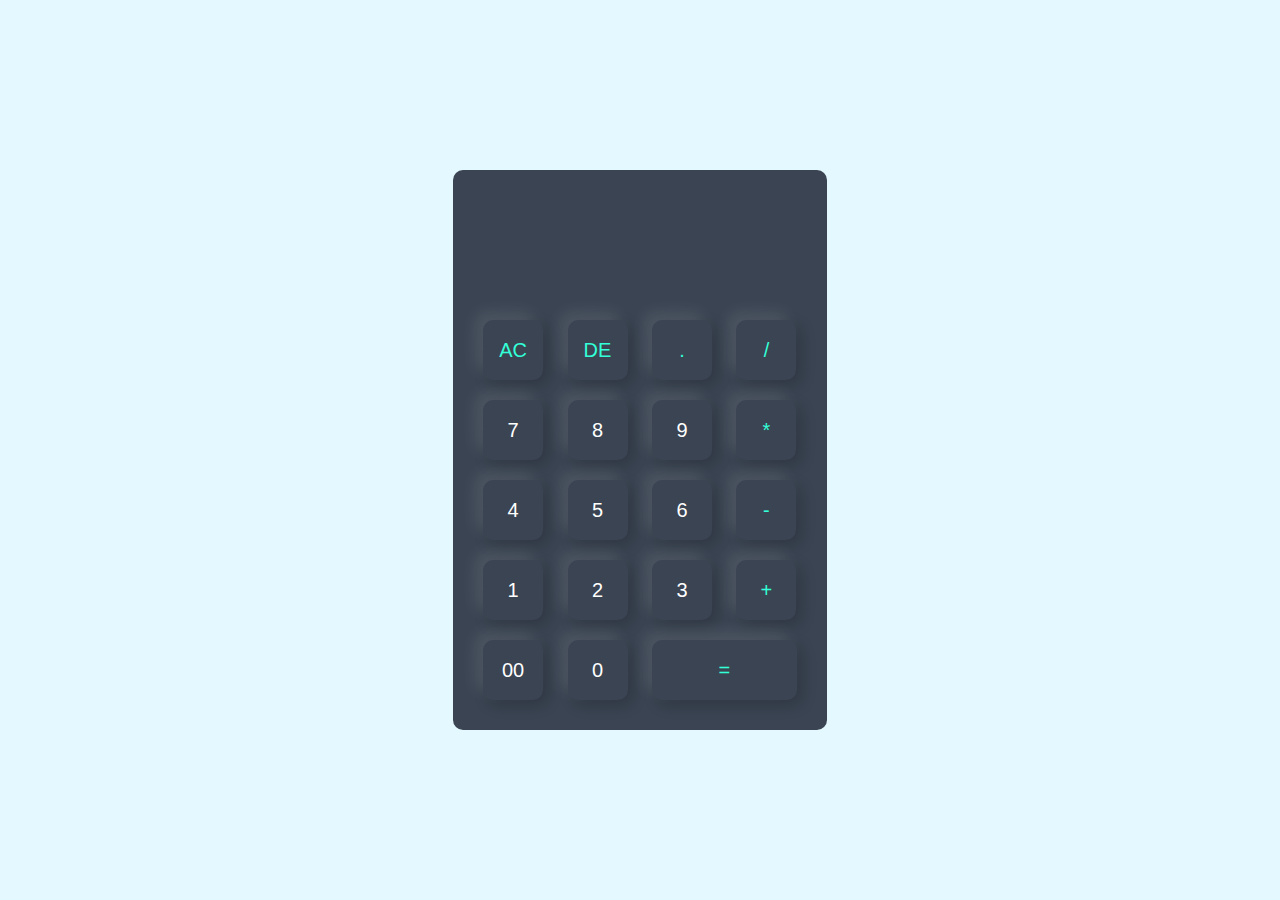
<file: Calculator Site/index.html>
<!DOCTYPE html>
<html>
<head>
    <meta name="viewport" content="width=device-width, initial-scale=1.0">
    <title>Calculator</title>
    <link rel="stylesheet" href="style.css">
</head>
<body>

<div class="container">
  <div class="calculator">
    <form>
      <div class="display">
        <input type="text" name="display">
      </div>
      <div>
        <input type="button" value="AC" onclick="display.value = '' " class="operator">
        <input type="button" value="DE" onclick="display.value =  display.value.toString().slice(0,-1)" class="operator">
        <input type="button" value="." onclick="display.value += '.' " class="operator">
        <input type="button" value="/" onclick="display.value += '/' " class="operator">
      </div>
      <div>
        <input type="button" value="7" onclick="display.value += '7' ">
        <input type="button" value="8" onclick="display.value += '8' ">
        <input type="button" value="9" onclick="display.value += '9' ">
        <input type="button" value="*" onclick="display.value += '*' " class="operator">
      </div>
      <div>
        <input type="button" value="4" onclick="display.value += '4' ">
        <input type="button" value="5" onclick="display.value += '5' ">
        <input type="button" value="6" onclick="display.value += '6' ">
        <input type="button" value="-" onclick="display.value += '-' " class="operator">
      </div>
      <div>
        <input type="button" value="1" onclick="display.value += '1' ">
        <input type="button" value="2" onclick="display.value += '2' ">
        <input type="button" value="3" onclick="display.value += '3' ">
        <input type="button" value="+" onclick="display.value += '+' " class="operator">
      </div>
      <div>
        <input type="button" value="00" onclick="display.value += '00' ">
        <input type="button" value="0" onclick="display.value += '0' ">
        <input type="button" value="=" onclick="display.value = eval(display.value)" class="equal operator">
       
      </div>
    </form>
  </div>
</div>


</body>
</html>
</file>
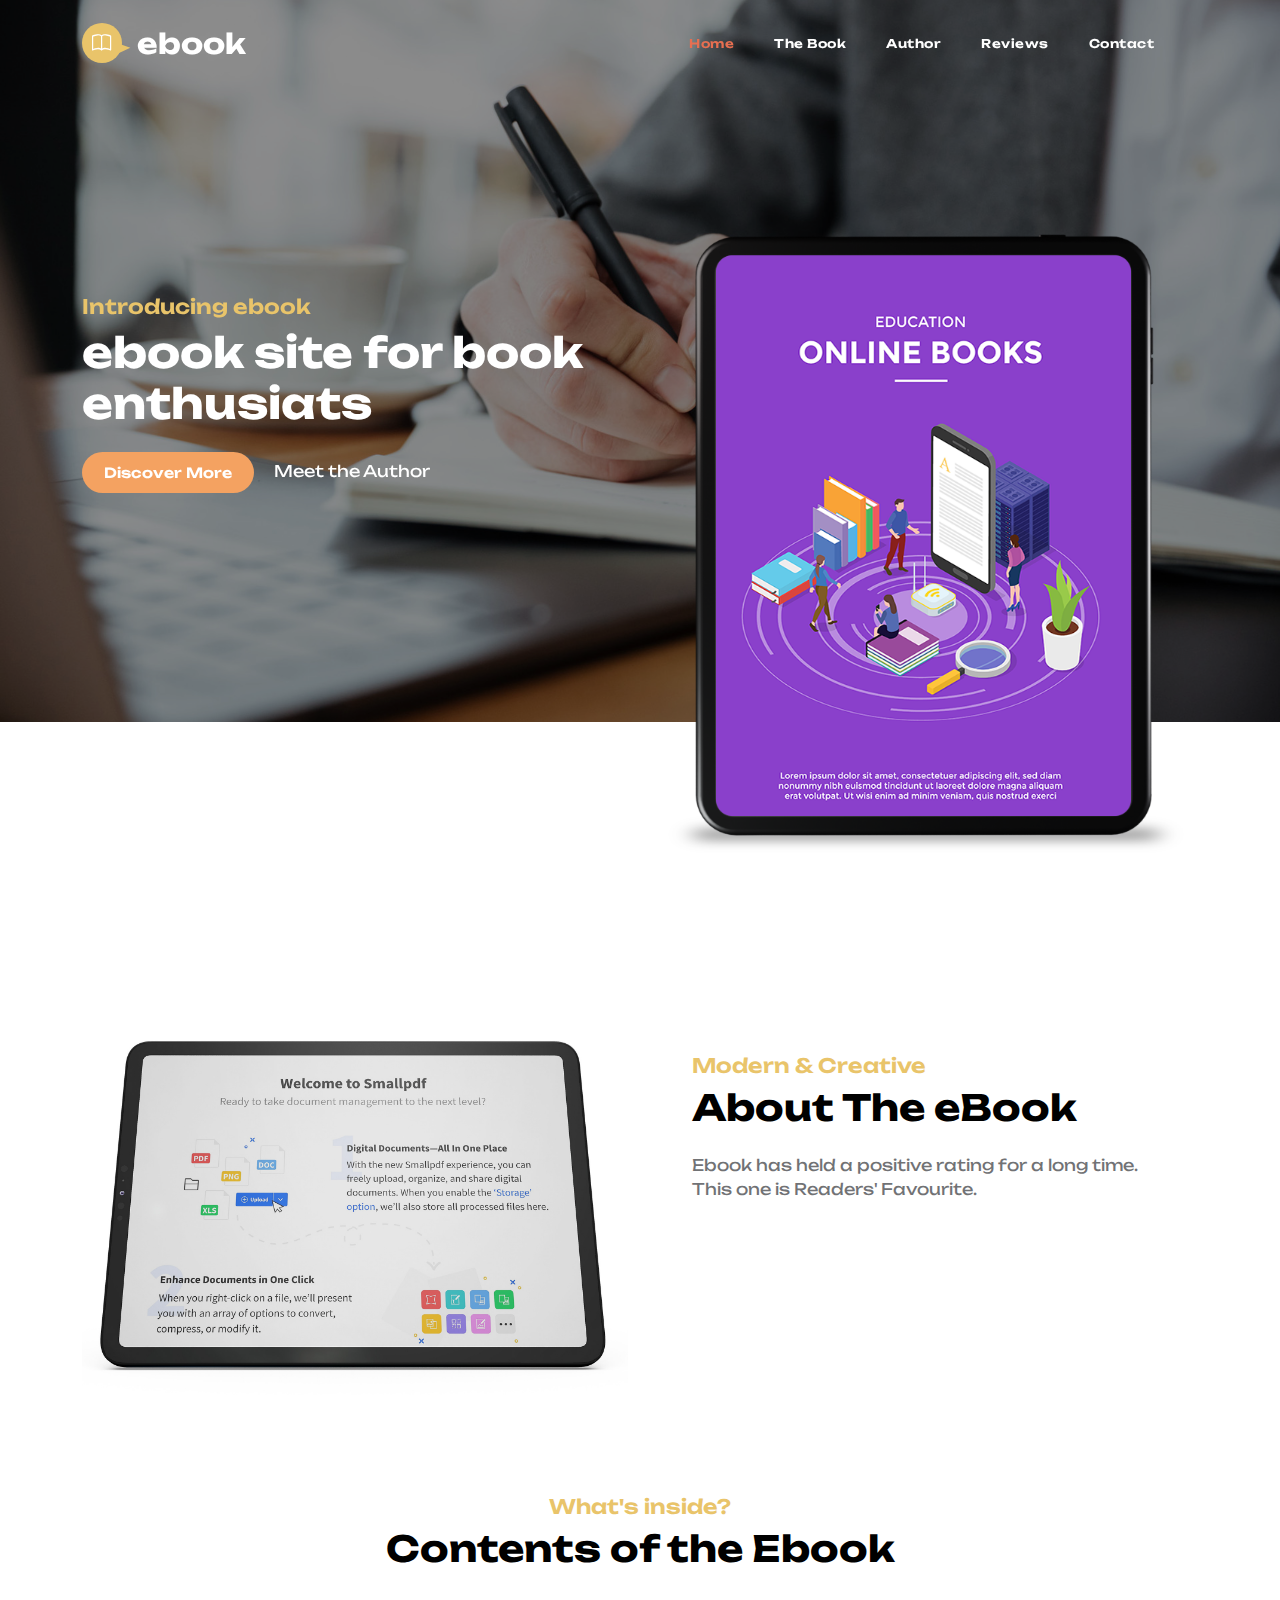
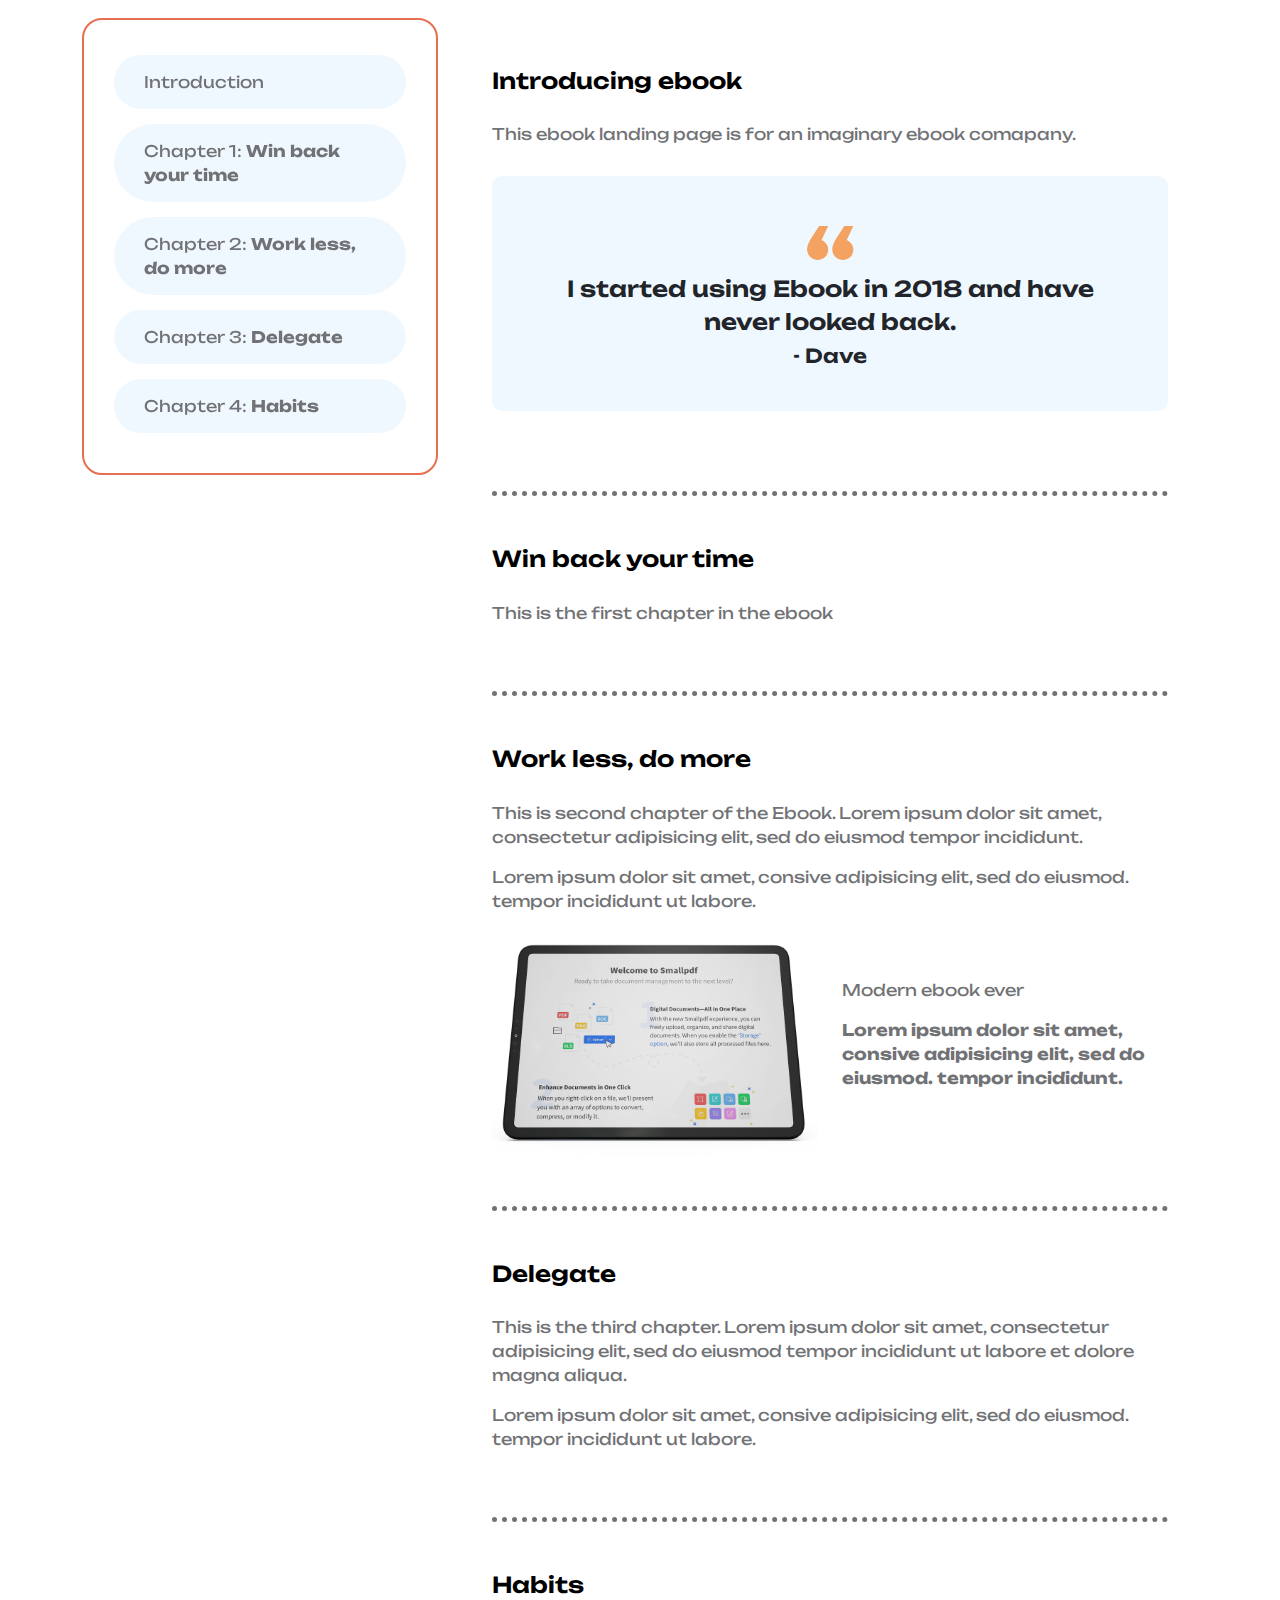
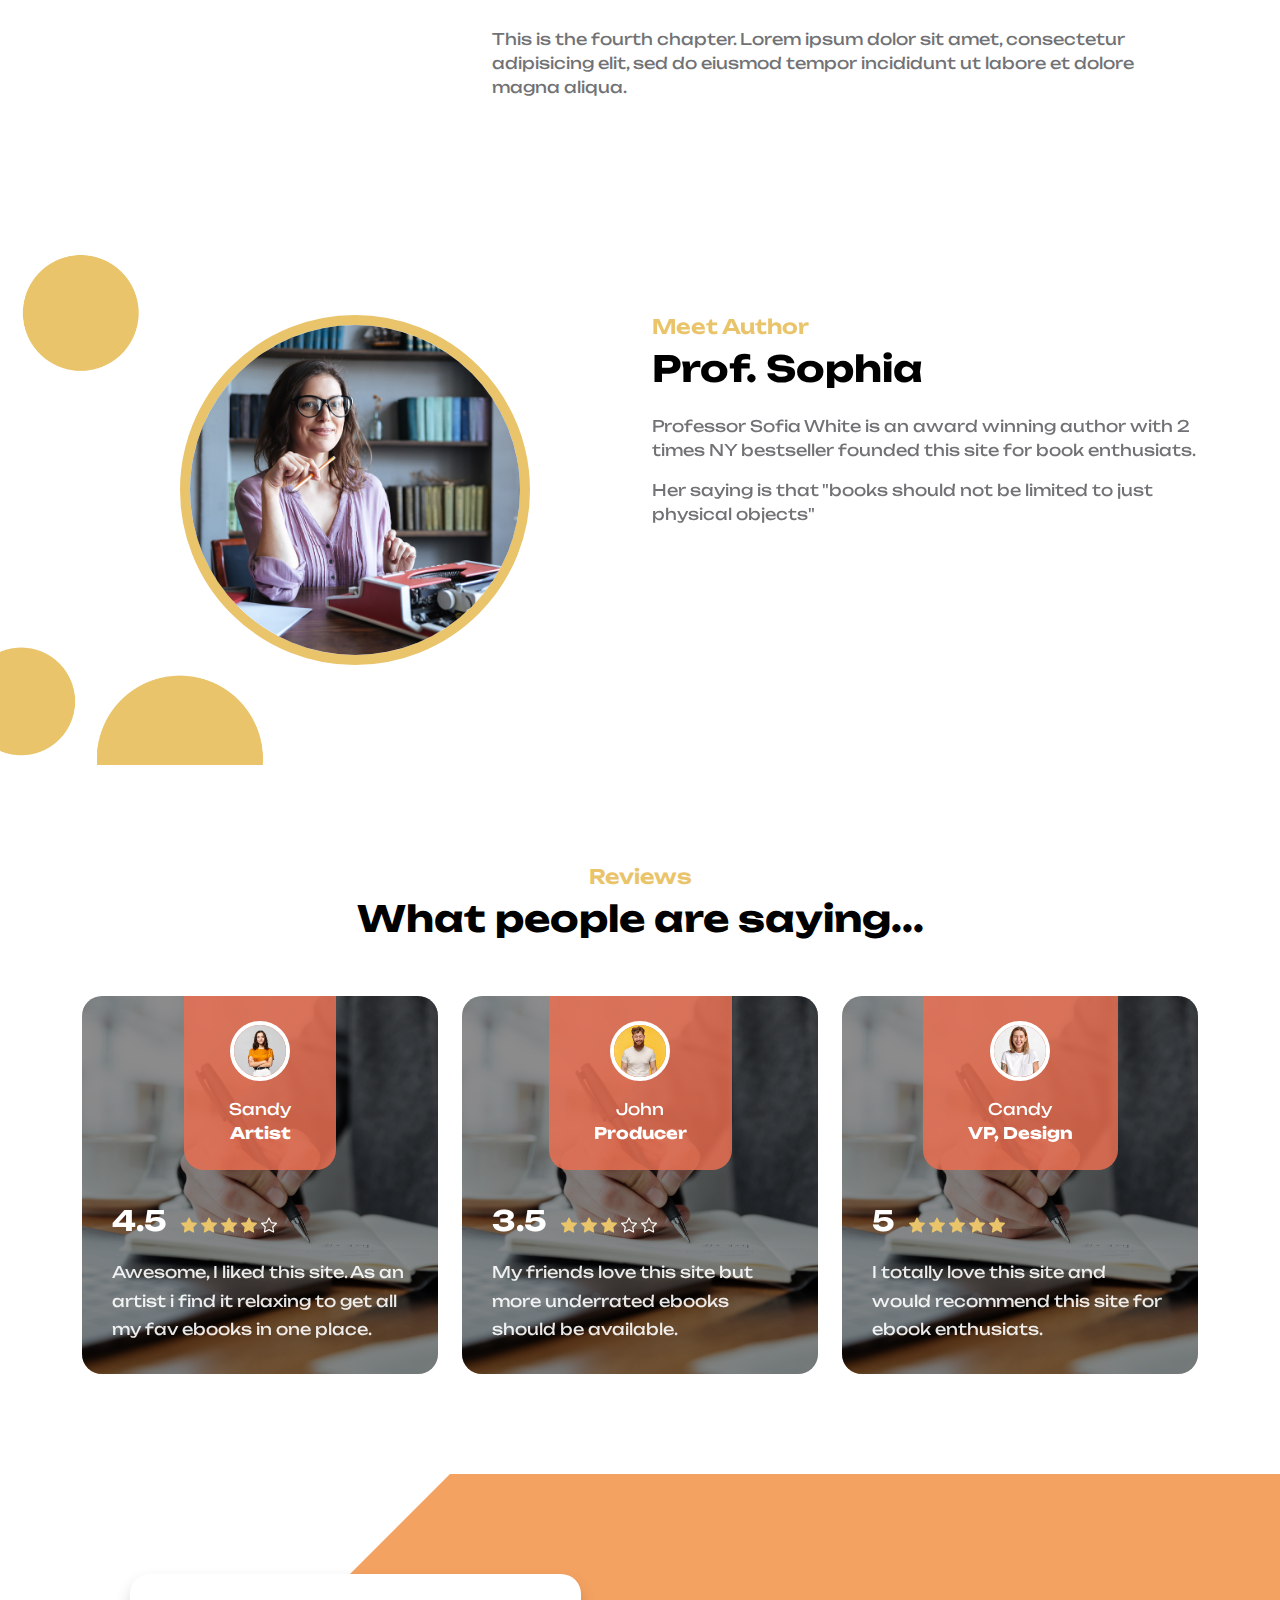
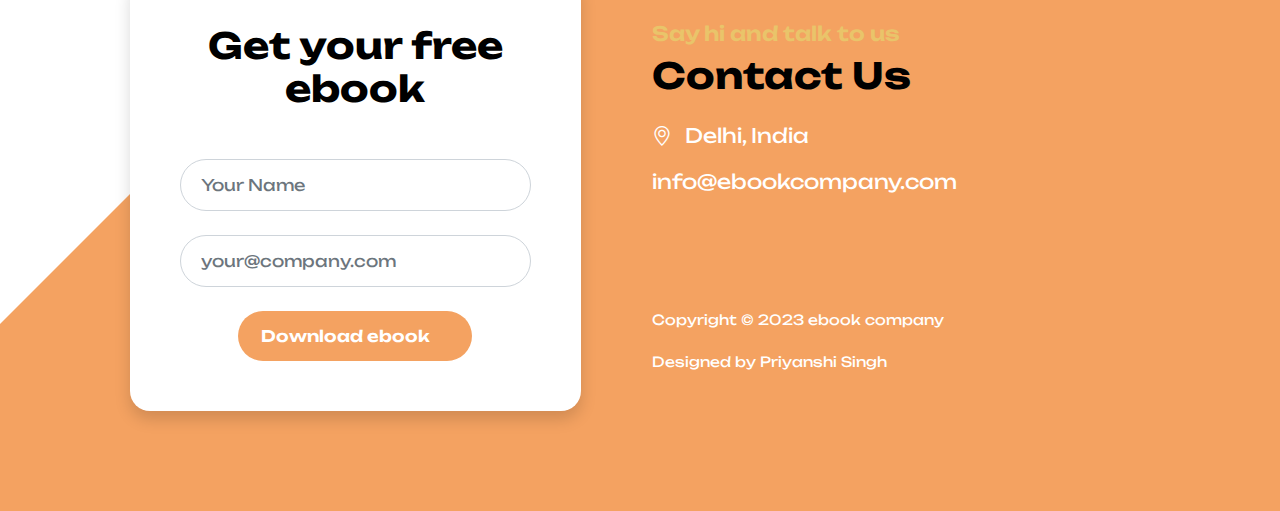
<file: Landing Page/index.html>
<!doctype html>
<html lang="en">
    <head>
        <meta charset="utf-8">
        <meta name="viewport" content="width=device-width, initial-scale=1">

        <meta name="description" content="">
        <meta name="author" content="">

        <title>Landing Page</title>

        <!-- CSS FILES -->        
        <link rel="preconnect" href="https://fonts.googleapis.com">
        
        <link rel="preconnect" href="https://fonts.gstatic.com" crossorigin>

        <link href="https://fonts.googleapis.com/css2?family=Unbounded:wght@300;400;600;700&display=swap" rel="stylesheet">

        <link href="css/bootstrap.min.css" rel="stylesheet">

        <link href="css/bootstrap-icons.css" rel="stylesheet">

        <link href="css/style.css" rel="stylesheet">
    </head>
    
    <body>

        <main>

            <nav class="navbar navbar-expand-lg">
                <div class="container">
                    <a class="navbar-brand" href="index.html">
                        <i class="navbar-brand-icon bi-book me-2"></i>
                        <span>ebook</span>
                    </a>
    
                    <button class="navbar-toggler" type="button" data-bs-toggle="collapse" data-bs-target="#navbarNav" aria-controls="navbarNav" aria-expanded="false" aria-label="Toggle navigation">
                        <span class="navbar-toggler-icon"></span>
                    </button>
    
                    <div class="collapse navbar-collapse" id="navbarNav">
                        <ul class="navbar-nav ms-lg-auto me-lg-4">
                            <li class="nav-item">
                                <a class="nav-link click-scroll" href="#section_1">Home</a>
                            </li>
    
                            <li class="nav-item">
                                <a class="nav-link click-scroll" href="#section_2">The Book</a>
                            </li>

                            <li class="nav-item">
                                <a class="nav-link click-scroll" href="#section_3">Author</a>
                            </li>

                            <li class="nav-item">
                                <a class="nav-link click-scroll" href="#section_4">Reviews</a>
                            </li>

                            <li class="nav-item">
                                <a class="nav-link click-scroll" href="#section_5">Contact</a>
                            </li>
                        </ul>
                    </div>
                </div>
            </nav>
            

            <section class="hero-section d-flex justify-content-center align-items-center" id="section_1">
                <div class="container">
                    <div class="row">

                        <div class="col-lg-6 col-12 mb-5 pb-5 pb-lg-0 mb-lg-0">

                            <h6>Introducing ebook</h6>

                            <h1 class="text-white mb-4">ebook site for book enthusiats</h1>

                            <a href="#section_2" class="btn custom-btn smoothscroll me-3">Discover More</a>

                            <a href="#section_3" class="link link--kale smoothscroll">Meet the Author</a>
                        </div>

                        <div class="hero-image-wrap col-lg-6 col-12 mt-3 mt-lg-0">
                            <img src="images/education-online-books.png" class="hero-image img-fluid" alt="education online books">
                        </div>

                    </div>
                </div>
            </section>

            <section class="py-lg-5"></section>
            <section class="py-lg-5"></section>

            <section class="book-section section-padding" id="section_2">
                <div class="container">
                    <div class="row">

                        <div class="col-lg-6 col-12">
                            <img src="images/tablet-screen-contents.jpg" class="img-fluid" alt="">
                        </div>

                        <div class="col-lg-6 col-12">
                            <div class="book-section-info">
                                <h6>Modern &amp; Creative</h6>


                                <h2 class="mb-4">About The eBook</h2>

                                <p>Ebook has held a positive rating for a long time. This one is Readers' Favourite.</p>
                            </div>
                        </div>

                    </div>
                </div>
            </section>


            <section>
                <div class="container">
                    <div class="row">

                        <div class="col-lg-12 col-12 text-center">
                            <h6>What's inside?</h6>

                            <h2 class="mb-5">Contents of the Ebook</h2>
                        </div>

                        <div class="col-lg-4 col-12">
                            <nav id="navbar-example3" class="h-100 flex-column align-items-stretch">
                                <nav class="nav nav-pills flex-column">
                                    <a class="nav-link smoothscroll" href="#item-1">Introduction</a>

                                    <a class="nav-link smoothscroll" href="#item-2">Chapter 1: <strong>Win back your time</strong></a>

                                    <a class="nav-link smoothscroll" href="#item-3">Chapter 2: <strong>Work less, do more</strong></a>

                                    <a class="nav-link smoothscroll" href="#item-4">Chapter 3: <strong>Delegate</strong></a>

                                    <a class="nav-link smoothscroll" href="#item-5">Chapter 4: <strong>Habits</strong></a>
                                </nav>
                            </nav>
                        </div>

                        <div class="col-lg-8 col-12">
                            <div data-bs-spy="scroll" data-bs-target="#navbar-example3" data-bs-smooth-scroll="true" class="scrollspy-example-2" tabindex="0">
                                <div class="scrollspy-example-item" id="item-1">
                                    <h5>Introducing ebook</h5>

                                    <p>This ebook landing page is for an imaginary ebook comapany.</p>

                                    <blockquote class="blockquote">I started using Ebook in 2018 and have never looked back. <br> <small>- Dave</small> </blockquote>
                                </div>

                                <div class="scrollspy-example-item" id="item-2">
                                    <h5>Win back your time</h5>

                                    <p>This is the first chapter in the ebook</p>
                                </div>

                                <div class="scrollspy-example-item" id="item-3">
                                    <h5>Work less, do more</h5>

                                    <p>This is second chapter of the Ebook. Lorem ipsum dolor sit amet, consectetur adipisicing elit, sed do eiusmod tempor incididunt.</p>

                                    <p>Lorem ipsum dolor sit amet, consive adipisicing elit, sed do eiusmod. tempor incididunt ut labore.</p>

                                    <div class="row align-items-center">
                                        <div class="col-lg-6 col-12">
                                            <img src="images/tablet-screen-contents.jpg" class="img-fluid" alt="">
                                        </div>

                                        <div class="col-lg-6 col-12">
                                            <p>Modern ebook ever</p>

                                            <p><strong>Lorem ipsum dolor sit amet, consive adipisicing elit, sed do eiusmod. tempor incididunt.</strong></p>
                                        </div>
                                    </div>
                                </div>

                                <div class="scrollspy-example-item" id="item-4">
                                    <h5>Delegate</h5>

                                    <p>This is the third chapter. Lorem ipsum dolor sit amet, consectetur adipisicing elit, sed do eiusmod tempor incididunt ut labore et dolore magna aliqua.</p>

                                    <p>Lorem ipsum dolor sit amet, consive adipisicing elit, sed do eiusmod. tempor incididunt ut labore.</p>
                                </div>

                                <div class="scrollspy-example-item" id="item-5">
                                    <h5>Habits</h5>

                                    <p>This is the fourth chapter. Lorem ipsum dolor sit amet, consectetur adipisicing elit, sed do eiusmod tempor incididunt ut labore et dolore magna aliqua.</p>

                                </div>
                            </div>
                        </div>

                    </div>
                </div>
            </section>


            <section class="author-section section-padding" id="section_3">
                <div class="container">
                    <div class="row">

                        <div class="col-lg-6 col-12">
                            <img src="images/portrait-mature-smiling-authoress-sitting-desk.jpg" class="author-image img-fluid" alt="">
                        </div>

                        <div class="col-lg-6 col-12 mt-5 mt-lg-0">
                            <h6>Meet Author</h6>

                            <h2 class="mb-4">Prof. Sophia</h2>

                            <p>Professor Sofia White is an award winning author with 2 times NY bestseller founded this site for book enthusiats.</p>

                            <p>Her saying is that "books should not be limited to just physical objects"</p>
                        </div>

                    </div>
                </div>
            </section>


            <section class="reviews-section section-padding" id="section_4">
                <div class="container">
                    <div class="row">

                        <div class="col-lg-12 col-12 text-center mb-5">
                            <h6>Reviews</h6>

                            <h2>What people are saying...</h2>
                        </div>

                        <div class="col-lg-4 col-12">
                            <div class="custom-block d-flex flex-wrap">
                                <div class="custom-block-image-wrap d-flex flex-column">
                                    <img src="images/avatar/portrait-beautiful-young-woman-standing-grey-wall.jpg" class="img-fluid avatar-image" alt="">

                                    <div class="text-center mt-3">
                                        <span class="text-white">Sandy</span>

                                        <strong class="d-block text-white">Artist</strong>
                                    </div>
                                </div>

                                <div class="custom-block-info">
                                    <div class="reviews-group mb-3">
                                        <strong>4.5</strong>

                                        <i class="bi-star-fill"></i>
                                        <i class="bi-star-fill"></i>
                                        <i class="bi-star-fill"></i>
                                        <i class="bi-star-fill"></i>
                                        <i class="bi-star"></i>
                                    </div>

                                    <p class="mb-0">Awesome, I liked this site. As an artist i find it relaxing to get all my fav ebooks in one place.</p>
                                </div>
                            </div>
                        </div>

                        <div class="col-lg-4 col-12 my-5 my-lg-0">
                            <div class="custom-block d-flex flex-wrap">
                                <div class="custom-block-image-wrap d-flex flex-column">
                                    <img src="images/avatar/portrait-young-redhead-bearded-male.jpg" class="img-fluid avatar-image avatar-image-left" alt="">

                                    <div class="text-center mt-3">
                                        <span class="text-white">John</span>

                                        <strong class="d-block text-white">Producer</strong>
                                    </div>
                                </div>

                                <div class="custom-block-info">
                                    <div class="reviews-group mb-3">
                                        <strong>3.5</strong>

                                        <i class="bi-star-fill"></i>
                                        <i class="bi-star-fill"></i>
                                        <i class="bi-star-fill"></i>
                                        <i class="bi-star"></i>
                                        <i class="bi-star"></i>
                                    </div>

                                    <p class="mb-0">My friends love this site but more underrated ebooks should be available.</p>
                                </div>
                            </div>
                        </div>

                        <div class="col-lg-4 col-12">
                            <div class="custom-block d-flex flex-wrap">
                                <div class="custom-block-image-wrap d-flex flex-column">
                                    <img src="images/avatar/pretty-blonde-woman.jpg" class="img-fluid avatar-image" alt="">

                                    <div class="text-center mt-3">
                                        <span class="text-white">Candy</span>

                                        <strong class="d-block text-white">VP, Design</strong>
                                    </div>
                                </div>

                                <div class="custom-block-info">
                                    <div class="reviews-group mb-3">
                                        <strong>5</strong>

                                        <i class="bi-star-fill"></i>
                                        <i class="bi-star-fill"></i>
                                        <i class="bi-star-fill"></i>
                                        <i class="bi-star-fill"></i>
                                        <i class="bi-star-fill"></i>
                                    </div>

                                    <p class="mb-0">I totally love this site and would recommend this site for ebook enthusiats.</p>
                                </div>
                            </div>
                        </div>

                    </div>
                </div>
            </section>


            <section class="contact-section section-padding" id="section_5">
                <div class="container">
                    <div class="row">

                        <div class="col-lg-5 col-12 mx-auto">
                            <form class="custom-form ebook-download-form bg-white shadow" action="#" method="post" role="form">
                                <div class="text-center mb-5">
                                    <h2 class="mb-1">Get your free ebook</h2>
                                </div>

                                <div class="ebook-download-form-body">
                                    <div class="input-group mb-4">
                                        <input type="text" name="ebook-form-name" id="ebook-form-name" class="form-control" aria-label="ebook-form-name" aria-describedby="basic-addon1" placeholder="Your Name" required>

                                        <span class="input-group-text" id="basic-addon1">
                                            <i class="custom-form-icon bi-person"></i>
                                        </span>
                                    </div>

                                    <div class="input-group mb-4">
                                        <input type="email" name="ebook-email" id="ebook-email" pattern="[^ @]*@[^ @]*" class="form-control" placeholder="your@company.com" aria-label="ebook-form-email" aria-describedby="basic-addon2" required="">

                                        <span class="input-group-text" id="basic-addon2">
                                            <i class="custom-form-icon bi-envelope"></i>
                                        </span>
                                    </div>

                                    <div class="col-lg-8 col-md-10 col-8 mx-auto">
                                        <button type="submit" class="form-control">Download ebook</button>
                                    </div>
                                </div>
                            </form>
                        </div>

                        <div class="col-lg-6 col-12">
                            <h6 class="mt-5">Say hi and talk to us</h6>

                            <h2 class="mb-4">Contact Us</h2>

                            <p class="mb-3">
                                <i class="bi-geo-alt me-2"></i>
                                Delhi, India
                            </p>

                            <p>
                                <a href="mailto:info@ebookcompany.com" class="contact-link">
                                    info@ebookcompany.com
                                </a>
                            </p>

                            <br>
                            <br>
                            <br>
                            <br>

                            <p class="copyright-text">Copyright © 2023 ebook company
                            <br><br>Designed by Priyanshi Singh</p>
                        </div>

                    </div>
                </div>
            </section>
        </main>

        <!-- JAVASCRIPT FILES -->
        <script src="js/jquery.min.js"></script>
        <script src="js/bootstrap.bundle.min.js"></script>
        <script src="js/jquery.sticky.js"></script>
        <script src="js/click-scroll.js"></script>
        <script src="js/custom.js"></script>

    </body>
</html>
</file>
<file: Calculator Site/style.css>
*{
    margin: 0;
    padding: 0;
    font-family: 'Poppins', sans-serif;
    box-sizing: border-box;
}


.container{
    width: 100%;
    height: 100vh;
    background: #e3f9ff;
    display: flex;
    align-items: center;
    justify-content: center;
}
.calculator{
    background: #3a4452;
    padding: 20px;
    border-radius: 10px;
}
.calculator form input{
    border: 0;
    outline: 0;
    width: 60px;
    height: 60px;
    border-radius: 10px;
    box-shadow: -8px -8px 15px rgba(255, 255, 255, 0.1),5px 5px 15px rgba(0, 0, 0, 0.2);
    background: transparent;
    font-size: 20px;
    color: #fff;
    cursor: pointer;
    margin: 10px;
}

form .display{
    display: flex;
    justify-content: flex-end;
    margin: 20px 0;
}
form .display input{
    text-align: right;
    flex: 1;
    font-size: 45px;
    box-shadow: none;
}
form input.equal{
    width: 145px;
}



form input.operator{
    color: #33ffd8;
}
</file>
<file: Landing Page/css/style.css>
/*

TemplateMo 588 ebook landing

https://templatemo.com/tm-588-ebook-landing

*/

/*---------------------------------------
  CUSTOM PROPERTIES ( VARIABLES )             
-----------------------------------------*/
:root {
  --white-color:                  #ffffff;
  --primary-color:                #E76F51;
  --secondary-color:              #E9C46A;
  --section-bg-color:             #f0f8ff;
  --custom-btn-bg-color:          #F4A261;
  --custom-btn-bg-hover-color:    #E76F51;
  --dark-color:                   #000000;
  --p-color:                      #717275;
  --link-hover-color:             #E76F51;

  --body-font-family:             'Unbounded', sans-serif;

  --h1-font-size:                 42px;
  --h2-font-size:                 36px;
  --h3-font-size:                 28px;
  --h4-font-size:                 24px;
  --h5-font-size:                 22px;
  --h6-font-size:                 20px;
  --p-font-size:                  16px;
  --menu-font-size:               12px;
  --btn-font-size:                14px;
  --copyright-font-size:          14px;

  --border-radius-large:          100px;
  --border-radius-medium:         20px;
  --border-radius-small:          10px;

  --font-weight-light:            300;
  --font-weight-normal:           400;
  --font-weight-semibold:         600;
  --font-weight-bold:             700;
}

body {
  background-color: var(--white-color);
  font-family: var(--body-font-family); 
}


/*---------------------------------------
  TYPOGRAPHY               
-----------------------------------------*/

h2,
h3,
h4,
h5,
h6 {
  color: var(--dark-color);
}

h1,
h2,
h3,
h4,
h5,
h6 {
  font-weight: var(--font-weight-semibold);
}

h1 {
  font-size: var(--h1-font-size);
  font-weight: var(--font-weight-bold);
}

h2 {
  font-size: var(--h2-font-size);
  font-weight: var(--font-weight-bold);
}

h3 {
  font-size: var(--h3-font-size);
}

h4 {
  font-size: var(--h4-font-size);
}

h5 {
  font-size: var(--h5-font-size);
}

h6 {
  color: var(--secondary-color);
  font-size: var(--h6-font-size);
}

p {
  color: var(--p-color);
  font-size: var(--p-font-size);
  font-weight: var(--font-weight-normal);
}

ul li {
  color: var(--p-color);
  font-size: var(--p-font-size);
  font-weight: var(--font-weight-normal);
}

a, 
button {
  touch-action: manipulation;
  transition: all 0.3s;
}

a {
  display: inline-block;
  color: var(--primary-color);
  text-decoration: none;
}

a:hover {
  color: var(--link-hover-color);
}

b,
strong {
  font-weight: var(--font-weight-bold);
}


/*---------------------------------------
  SECTION               
-----------------------------------------*/
.section-padding {
  padding-top: 100px;
  padding-bottom: 100px;
}

::selection {
  background-color: var(--secondary-color);
  color: var(--white-color);
}


/*---------------------------------------
  AVATAR IMAGE               
-----------------------------------------*/
.avatar-image {
  border: 4px solid var(--white-color);
  border-radius: 100px;
  width: 60px;
  height: 60px;
  object-fit: cover;
}

.avatar-image-left {
  position: relative;
  left: -10px;
}

.avatar-image-left + .avatar-image-left {
  left: -20px;
}

.avatar-image-left + .avatar-image-left + .avatar-image-left {
  left: -30px;
}

.avatar-image-left + .avatar-image-left + .avatar-image-left + .avatar-image-left {
  left: -40px;
}

.avatar-group,
.reviews-group {
  position: relative;
  z-index: 22;
}

.reviews-group {
  display: inline-block;
  vertical-align: top;
}

.reviews-group strong {
  font-size: var(--h3-font-size);
  margin-right: 10px;
}


/*---------------------------------------
  CUSTOM LINK              
-----------------------------------------*/
.link {
  cursor: pointer;
  position: relative;
  white-space: nowrap;
  color: var(--white-color);
}

.link::before,
.link::after {
  position: absolute;
  width: 100%;
  height: 1px;
  background: currentColor;
  top: 100%;
  left: 0;
  pointer-events: none;
}

.link::before {
  content: '';
}

.link--kale::before {
  height: 10px;
  top: 100%;
  opacity: 0;
}

.link--kale:hover::before {
  opacity: 1;
  animation: lineUp 0.3s ease forwards;
}

@keyframes lineUp {
    0% {
      transform-origin: 50% 100%;
      transform: scale3d(1, 0.045, 1);
    }

    50% {
      transform-origin: 50% 100%;
      transform: scale3d(1, 1, 1);
    }

    51% {
      transform-origin: 50% 0%;
      transform: scale3d(1, 1, 1);
    }

    100% {
      transform-origin: 50% 0%;
      transform: scale3d(1, 0.045, 1);
    }
}

.link--kale::after {
    content: '';
    transition: opacity 0.3s;
    opacity: 0;
    transition-delay: 0s;
}

.link--kale:hover::after {
    opacity: 1;
    transition-delay: 0.3s;
}


/*---------------------------------------
  CUSTOM BUTTON               
-----------------------------------------*/
.custom-btn {
  background: var(--custom-btn-bg-color);
  border: 2px solid transparent;
  border-radius: var(--border-radius-large);
  color: var(--white-color);
  font-size: var(--btn-font-size);
  font-weight: var(--font-weight-semibold);
  line-height: normal;
  transition: all 0.3s;
  padding: 10px 20px;
}

.custom-btn:hover {
  background: var(--custom-btn-bg-hover-color);
  color: var(--white-color);
}

.custom-border-btn {
  background: transparent;
  border: 2px solid var(--custom-btn-bg-color);
  color: var(--custom-btn-bg-color);
}

.custom-border-btn:hover {
  background: var(--custom-btn-bg-color);
  border-color: transparent;
  color: var(--white-color);
}

.custom-btn-bg-white {
  border-color: var(--white-color);
  color: var(--white-color);
}

.btn-naira {
  padding: 0;
  position: relative;
  z-index: 1;
  overflow: hidden;
  -webkit-backface-visibility: hidden;
  -webkit-transition: background-color 0.3s;
  transition: background-color 0.3s;
}

.btn-naira::before {
  content: '';
  position: absolute;
  left: -50%;
  width: 200%;
  height: 200%;
  background: var(--primary-color);
  top: -50%;
  z-index: -1;
  -webkit-transform: translate3d(0, -100%, 0) rotate3d(0, 0, 1, -10deg);
  transform: translate3d(0, -100%, 0) rotate3d(0, 0, 1, -10deg);
}

.btn-naira.btn-inverted::before {
  background: var(--primary-color);
}

.btn-naira > span {
  display: block;
  vertical-align: middle;
}

.btn-naira .btn-icon {
  position: absolute;
  top: 0;
  width: 100%;
  left: 0;
  color: var(--white-color);
  -webkit-transform: translate3d(0, -100%, 0);
  transform: translate3d(0, -100%, 0);
}

.btn-naira > span,
.btn-naira .btn-icon {
  padding: 10px 20px;
  -webkit-transition: -webkit-transform 0.3s;
  transition: transform 0.3s;
  -webkit-transition-timing-function: cubic-bezier(0.75, 0, 0.125, 1);
  transition-timing-function: cubic-bezier(0.75, 0, 0.125, 1);
}

.btn-naira:hover::before {
  -webkit-animation: anim-naira-1 0.3s forwards ease-in;
  animation: anim-naira-1 0.3s forwards ease-in;
}

@-webkit-keyframes anim-naira-1 {
  50% {
    -webkit-transform: translate3d(0, -50%, 0) rotate3d(0, 0, 1, -10deg);
    transform: translate3d(0, -50%, 0) rotate3d(0, 0, 1, -10deg);
    -webkit-animation-timing-function: ease-out;
    animation-timing-function: ease-out;
  }
  100% {
    -webkit-transform: translate3d(0, 0%, 0) rotate3d(0, 0, 1, 0deg);
    transform: translate3d(0, 0%, 0) rotate3d(0, 0, 1, 0deg);
  }
}

@keyframes anim-naira-1 {
  50% {
    -webkit-transform: translate3d(0, -50%, 0) rotate3d(0, 0, 1, -10deg);
    transform: translate3d(0, -50%, 0) rotate3d(0, 0, 1, -10deg);
    -webkit-animation-timing-function: ease-out;
    animation-timing-function: ease-out;
  }
  100% {
    -webkit-transform: translate3d(0, 0%, 0) rotate3d(0, 0, 1, 0deg);
    transform: translate3d(0, 0%, 0) rotate3d(0, 0, 1, 0deg);
  }
}

.btn-naira:hover {
  background-color: var(--primary-color);
  -webkit-transition: background-color 0s 0.3s;
  transition: background-color 0s 0.3s;
}

.btn-naira.btn-inverted:hover {
  background-color: var(--primary-color);
}

.btn-naira:hover .btn-icon {
  -webkit-transform: translate3d(0, 0, 0);
  transform: translate3d(0, 0, 0);
}

.btn-naira:hover > span {
  opacity: 0;
  -webkit-transform: translate3d(0, 100%, 0);
  transform: translate3d(0, 100%, 0);
}


/*---------------------------------------
  NAVIGATION              
-----------------------------------------*/
.sticky-wrapper {
  position: absolute;
  top: 0;
  right: 0;
  left: 0;
}

.sticky-wrapper.is-sticky .navbar {
  background-color: rgba(0, 0, 0, 0.85);
}

.navbar {
  background: transparent;
  z-index: 99;
  padding-top: 15px;
  padding-bottom: 15px;
}

.navbar-brand,
.navbar-brand:hover {
  font-size: var(--h3-font-size);
  font-weight: var(--font-weight-bold);
  display: block;
  color: var(--white-color);
}

.navbar-brand-icon {
  background: var(--secondary-color);
  border-radius: var(--border-radius-large);
  display: inline-block;
  vertical-align: top;
  color: var(--white-color);
  font-size: var(--h6-font-size);
  width: 40px;
  height: 40px;
  line-height: 40px;
  text-align: center;
  position: relative;
}

.navbar-brand-icon::after {
  content: "";
  position: absolute;
  z-index: -1;
  top: 10px;
  right: -5px;
  width: 0;
  height: 0;
  border-style: solid;
  border-width: 0 0 20px 20px;
  border-color: transparent transparent var(--secondary-color) transparent;
  pointer-events: none;
  transform: rotate(65deg);
}

.navbar-expand-lg .navbar-nav .nav-link {
  border-radius: var(--border-radius-large);
  margin: 10px;
  padding: 10px;
}

.navbar-nav .nav-link {
  display: inline-block;
  color: var(--white-color);
  font-size: var(--menu-font-size);
  font-weight: var(--font-weight-semibold);
  letter-spacing: 0.5px;
  position: relative;
  padding-top: 15px;
  padding-bottom: 15px;
}

.navbar-nav .nav-link.active, 
.navbar-nav .nav-link:hover {
  color: var(--primary-color);
}

.navbar-toggler {
  border: 0;
  padding: 0;
  cursor: pointer;
  margin: 0;
  width: 30px;
  height: 35px;
  outline: none;
}

.navbar-toggler:focus {
  outline: none;
  box-shadow: none;
}

.navbar-toggler[aria-expanded="true"] .navbar-toggler-icon {
  background: transparent;
}

.navbar-toggler[aria-expanded="true"] .navbar-toggler-icon:before,
.navbar-toggler[aria-expanded="true"] .navbar-toggler-icon:after {
  transition: top 300ms 50ms ease, -webkit-transform 300ms 350ms ease;
  transition: top 300ms 50ms ease, transform 300ms 350ms ease;
  transition: top 300ms 50ms ease, transform 300ms 350ms ease, -webkit-transform 300ms 350ms ease;
  top: 0;
}

.navbar-toggler[aria-expanded="true"] .navbar-toggler-icon:before {
  transform: rotate(45deg);
}

.navbar-toggler[aria-expanded="true"] .navbar-toggler-icon:after {
  transform: rotate(-45deg);
}

.navbar-toggler .navbar-toggler-icon {
  background: var(--white-color);
  transition: background 10ms 300ms ease;
  display: block;
  width: 30px;
  height: 2px;
  position: relative;
}

.navbar-toggler .navbar-toggler-icon:before,
.navbar-toggler .navbar-toggler-icon:after {
  transition: top 300ms 350ms ease, -webkit-transform 300ms 50ms ease;
  transition: top 300ms 350ms ease, transform 300ms 50ms ease;
  transition: top 300ms 350ms ease, transform 300ms 50ms ease, -webkit-transform 300ms 50ms ease;
  position: absolute;
  right: 0;
  left: 0;
  background: var(--white-color);
  width: 30px;
  height: 2px;
  content: '';
}

.navbar-toggler .navbar-toggler-icon::before {
  top: -8px;
}

.navbar-toggler .navbar-toggler-icon::after {
  top: 8px;
}


/*---------------------------------------
  HERO        
-----------------------------------------*/
.hero-section {
  background-image: url('../images/businessman-sitting-by-table-cafe.jpg');
  background-repeat: no-repeat;
  background-size: cover;
  background-position: center;
  position: relative;
  padding-top: 50px;
}

.hero-section::after {
  content: "";
  position: absolute;
  top: 0;
  right: 0;
  bottom: 0;
  left: 0;
  pointer-events: none;
  background-color: rgba(0, 0, 0, 0.45);
}

.hero-section .row {
  position: relative;
  z-index: 22;
  top: 100px;
}

.hero-image {
  position: relative;
  z-index: 2;
  bottom: 100px;
  display: block;
  margin: auto;
}

@media screen and (min-width: 991px) {
  .hero-section {
    height: calc(90vh - 88px);
    padding-top: 350px;
  }
}


/*---------------------------------------
  FEATURED              
-----------------------------------------*/
.featured-section {
  background-color: var(--custom-btn-bg-color);
  position: relative;
  padding-top: 50px;
  padding-bottom: 50px;
}

.featured-section::after {
  content: "";
  position: absolute;
  bottom: 0;
  right: 0;
  width: 0;
  height: 0;
  border-style: solid;
  border-width: 0 0 450px 450px;
  border-color: transparent transparent var(--white-color) transparent;
  pointer-events: none;
}


/*---------------------------------------
  CUSTOM BLOCK              
-----------------------------------------*/
.custom-block {
  background-image: url('../images/businessman-sitting-by-table-cafe.jpg');
  background-repeat: no-repeat;
  background-size: cover;
  background-position: center;
  border-radius: var(--border-radius-medium);
  position: relative;
  overflow: hidden;
}

.custom-block::after {
  content: "";
  position: absolute;
  top: 0;
  right: 0;
  bottom: 0;
  left: 0;
  pointer-events: none;
  background-color: rgba(0, 0, 0, 0.45);
}

.custom-block .avatar-image {
  min-width: 60px;
  margin: auto;
  left: 0;
}

.custom-block .bi-star {
  color: var(--white-color);
}

.custom-block .bi-star-fill {
  color: var(--secondary-color);
}

.custom-block-image-wrap {
  background-color: rgba(231, 111, 81, 0.85);
  border-radius: 0 0 var(--border-radius-medium) var(--border-radius-medium);
  position: relative;
  z-index: 2;
  overflow: hidden;
  margin: auto;
  padding: 25px 45px;
}

.custom-block-info {
  position: relative;
  z-index: 2;
  padding: 30px;
}

.custom-block-info strong,
.custom-block-info p {
  color: var(--white-color);
}

.custom-block-info p {
  color: rgba(255, 255, 255, 0.9);
  line-height: 1.8;
}


/*---------------------------------------
  THE BOOK SECTION            
-----------------------------------------*/
.book-section-info {
  padding-top: 40px;
  padding-right: 40px;
  padding-left: 40px;
}

.nav-pills {
  border: 2px solid var(--primary-color);
  border-radius: var(--border-radius-medium);
  position: sticky;
  top: 120px;
  padding: 30px;
}

.nav-pills .nav-link {
  background: var(--section-bg-color);
  color: var(--p-color);
  border-radius: var(--border-radius-large);
  margin-top: 5px;
  margin-bottom: 10px;
  padding: 15px 30px;
}

.nav-pills .nav-link:hover,
.nav-pills .nav-link.active, 
.nav-pills .show>.nav-link {
  background: var(--primary-color);
  color: var(--white-color);
}

.scrollspy-example-2 {
  padding-right: 30px;
  padding-left: 30px;
}

.scrollspy-example-item {
  border-bottom: 5px dotted var(--p-color);
  min-height: 200px;
  padding-top: 20px;
  padding-bottom: 50px;
}

.scrollspy-example-item:last-child {
  border-bottom: 0;
}

.scrollspy-example-item-image {
  border-radius: var(--border-radius-medium);
}

.scrollspy-example-item h5 {
  padding-top: 30px;
  padding-bottom: 20px;
}

.blockquote {
  background: var(--section-bg-color);
  border-radius: var(--border-radius-small);
  font-size: var(--h5-font-size);
  font-weight: var(--font-weight-semibold);
  color: var(--site-footer-bg-color);
  margin-top: 30px;
  margin-bottom: 30px;
  padding: 80px 40px 40px 40px;
  text-align: center;
}

.blockquote::before {
  content: "“";
  color: var(--custom-btn-bg-color);
  font-size: 100px;
  line-height: 1rem;
  display: block;
}


/*---------------------------------------
  AUTHOR SECTION            
-----------------------------------------*/
.author-section {
  background-image: url('../images/circle-scatter-haikei.png');
  background-repeat: no-repeat;
  background-size: contain;
  background-position: left bottom;
  position: relative;
  margin-top: 50px;
}

.author-image {
  border: 10px solid var(--secondary-color);
  border-radius: 100%;
  display: block;
  margin: auto;
  width: 350px;
  height: 350px;
  object-fit: cover;
}


/*---------------------------------------
  DIVIDER SECTION               
-----------------------------------------*/
.divider-section {
  background-image: url('../images/wave-haikei.png');
  background-repeat: no-repeat;
  background-size: cover;
  background-position: center;
}


/*---------------------------------------
  CONTACT               
-----------------------------------------*/
.contact-section {
  background: var(--custom-btn-bg-color);
  position: relative;
  overflow: hidden;
}

.contact-section::before {
  content: "";
  position: absolute;
  top: 0;
  left: 0;
  width: 0;
  height: 0;
  border-style: solid;
  border-width: 450px 450px 0 0;
  border-color: var(--white-color) transparent transparent;
  pointer-events: none;
}

.contact-section .container {
  position: relative;
}

.contact-section p {
  color: var(--white-color);
  font-size: var(--h6-font-size);
}

.contact-link {
  color: var(--white-color);
}

.contact-section .copyright-text {
  font-size: var(--copyright-font-size);
}


/*---------------------------------------
  EBOOK DOWNLOAD FORM               
-----------------------------------------*/
.ebook-download-form {
  border-radius: var(--border-radius-medium);
  position: relative;
  z-index: 2;
  padding: 50px;
}


/*---------------------------------------
  CUSTOM FORM               
-----------------------------------------*/
.custom-form .form-control {
  border-radius: var(--border-radius-large);
  box-shadow: none;
  color: var(--p-color);
  padding-top: 13px;
  padding-bottom: 13px;
  padding-right: 40px;
  padding-left: 20px;
  outline: none;
}

.custom-form .form-control:focus,
.custom-form .form-control:hover {
  border-color: var(--primary-color);
}

.custom-form .form-control:focus + .input-group-text .custom-form-icon,
.custom-form .form-control:hover + .input-group-text .custom-form-icon {
  opacity: 1;
}

.custom-form .input-group-text {
  background: transparent;
  border: 0;
  border-radius: 0;
  position: absolute;
  top: 0;
  right: 0;
  bottom: 0;
  margin: 10px;
}

.custom-form-icon {
  position: relative;
  z-index: 22;
  opacity: 0;
  transition: opacity 0.3s ease;
}

.input-group:not(.has-validation)>.dropdown-toggle:nth-last-child(n+3), .input-group:not(.has-validation)>.form-floating:not(:last-child)>.form-control, .input-group:not(.has-validation)>.form-floating:not(:last-child)>.form-select, .input-group:not(.has-validation)>:not(:last-child):not(.dropdown-toggle):not(.dropdown-menu):not(.form-floating) {
  border-radius: var(--border-radius-large);
}

.custom-form button[type="submit"] {
  background: var(--custom-btn-bg-color);
  border: none;
  border-radius: var(--border-radius-large);
  color: var(--white-color);
  font-size: var(--p-font-size);
  font-weight: var(--font-weight-semibold);
  transition: all 0.3s;
  margin-bottom: 0;
}

.custom-form button[type="submit"]:hover,
.custom-form button[type="submit"]:focus {
  background: var(--custom-btn-bg-hover-color);
  border-color: transparent;
}


/*---------------------------------------
  SOCIAL ICON               
-----------------------------------------*/
.social-icon {
  margin: 0;
  padding: 0;
}

.social-icon-item {
  list-style: none;
  display: inline-block;
  vertical-align: top;
}

.social-icon-link {
  background: var(--secondary-color);
  border-radius: var(--border-radius-large);
  color: var(--white-color);
  font-size: var(--copyright-font-size);
  display: block;
  margin-right: 10px;
  text-align: center;
  width: 35px;
  height: 35px;
  line-height: 36px;
  transition: background 0.2s, color 0.2s;
}

.social-icon-link:hover {
  background: var(--primary-color);
  color: var(--white-color);
}


/*---------------------------------------
  RESPONSIVE STYLES               
-----------------------------------------*/
@media screen and (max-width: 991px) {
  h1 {
    font-size: 48px;
  }

  h2 {
    font-size: 36px;
  }

  h3 {
    font-size: 32px;
  }

  h4 {
    font-size: 28px;
  }

  h5 {
    font-size: 20px;
  }

  h6 {
    font-size: 18px;
  }

  .section-padding {
    padding-top: 50px;
    padding-bottom: 50px;
  }
  
  .navbar {
    background-color: rgba(0, 0, 0, 0.65);
  }

  .navbar-expand-lg .navbar-nav {
    padding-bottom: 20px;
  }

  .navbar-expand-lg .navbar-nav .nav-link {
    padding: 0;
  }

  .scrollspy-example-2 .scrollspy-example-item:first-child {
    padding-top: 0;
  }

  .scrollspy-example-item h5 {
    padding-bottom: 5px;
  }

  .book-section-info {
    padding-top: 20px;
    padding-right: 20px;
    padding-left: 20px;
  }

  .ebook-download-form {
    padding: 30px;
  }
}

@media screen and (max-width: 480px) {
  h1 {
    font-size: 36px;
  }

  h2 {
    font-size: 28px;
  }

  h3 {
    font-size: 26px;
  }

  h4 {
    font-size: 22px;
  }

  h5 {
    font-size: 20px;
  }

  .navbar-brand {
    font-size: var(--p-font-size);
  }

  .navbar-brand-icon {
    width: 30px;
    height: 30px;
    line-height: 30px;
  }

  .navbar-brand-icon::after {
    top: 5px;
  }

  .btn-naira > span, 
  .btn-naira .btn-icon {
    font-size: 12px;
    padding: 5px 15px;
  }
}
</file>
